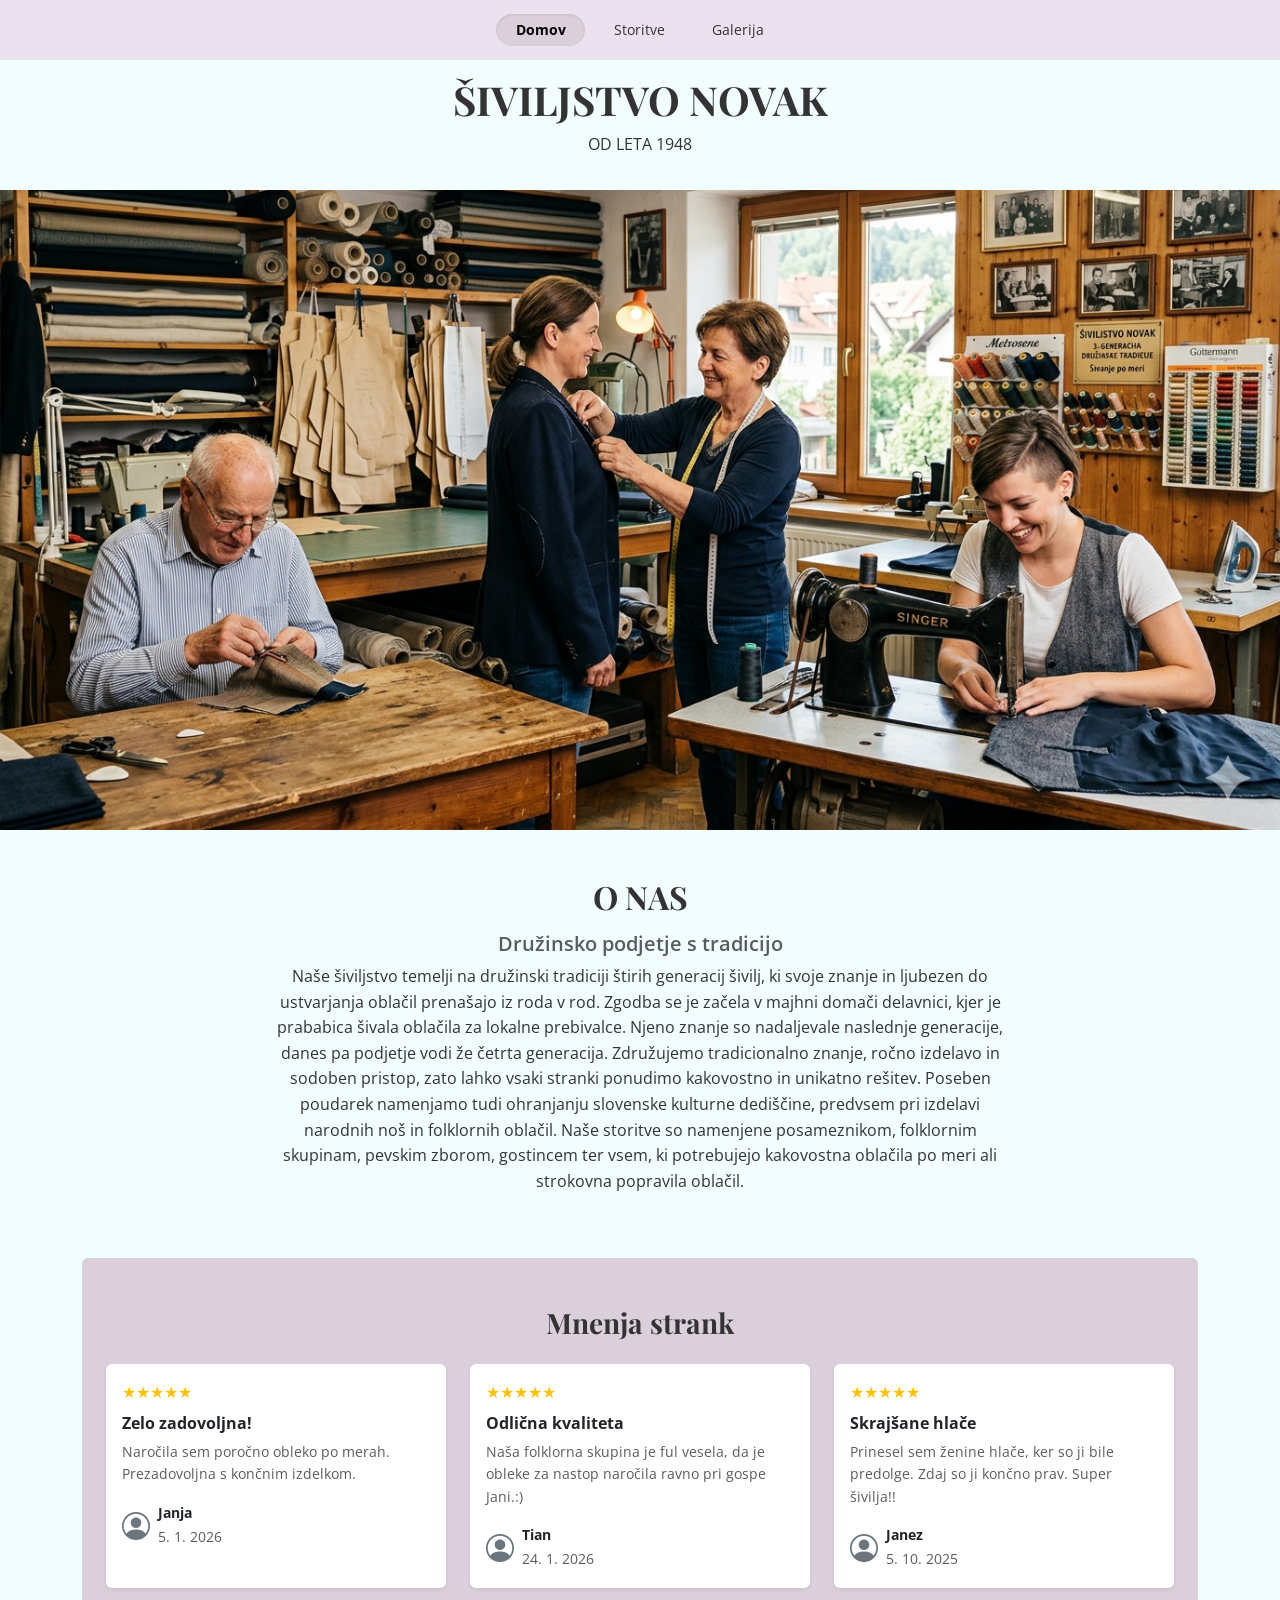
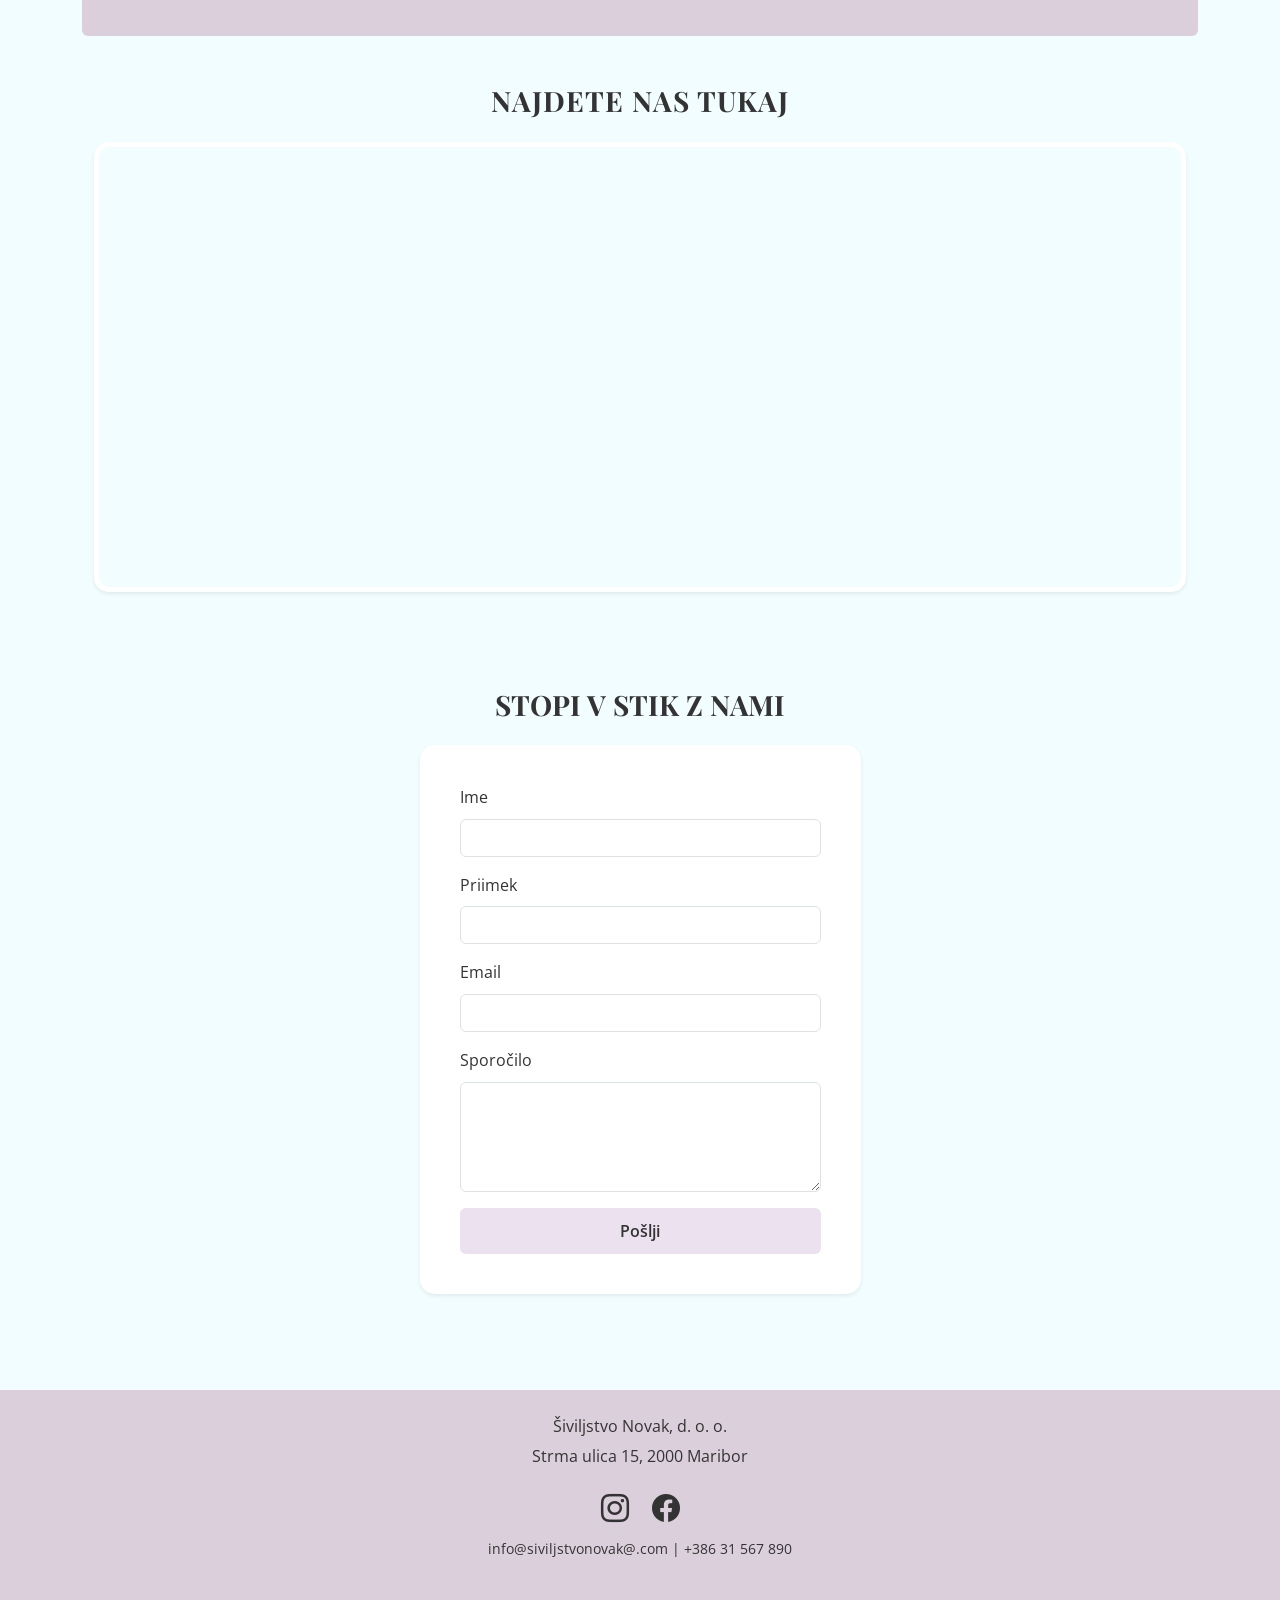
<file: projekt/data/www/index.html>
<!DOCTYPE html>
<html lang="sl">
<head>
    <meta charset="UTF-8">
    <meta name="viewport" content="width=device-width, initial-scale=1.0">
    <title>Šiviljstvo Novak</title>
    <link href="https://cdn.jsdelivr.net/npm/bootstrap@5.3.0/dist/css/bootstrap.min.css" rel="stylesheet">
    <link rel="stylesheet" href="css/style.css">
    <link rel="stylesheet" href="https://cdn.jsdelivr.net/npm/bootstrap-icons@1.11.0/font/bootstrap-icons.css">
    <link rel="preconnect" href="https://fonts.googleapis.com">
<link rel="preconnect" href="https://fonts.gstatic.com" crossorigin>
<link href="https://fonts.googleapis.com/css2?family=Open+Sans:ital,wght@0,400;0,600;1,400&family=Playfair+Display:ital,wght@0,400..900;1,400..900&display=swap" rel="stylesheet">
</head>
<body>

    <nav class="navbar navbar-expand-lg sticky-top">
        <div class="container">
            <button class="navbar-toggler" type="button" data-bs-toggle="collapse" data-bs-target="#navbarNav">
                <span class="navbar-toggler-icon"></span>
            </button>
            <div class="collapse navbar-collapse justify-content-center" id="navbarNav">
                <ul class="navbar-nav">
                    <li class="nav-item">
                         <a class="nav-link active" href="index.html">Domov</a>
                    </li>
                    <li class="nav-item">
                        <a class="nav-link" href="storitve.html">Storitve</a>
                    </li>
                    <li class="nav-item">
                        <a class="nav-link" href="galerija.html">Galerija</a>
                    </li>
                </ul>
            </div>
        </div>
    </nav>

   <header class="hero-section text-center">

     <div class="container py-3">
        <h1 class="h1">ŠIVILJSTVO NOVAK</h1>
        <p>OD LETA 1948</p>
    </div>
    <img src="siviljstvo.png" class="img-fluid w-100" alt="Šiviljska delavnica">

   
</header>
    <main class="container my-5">
        <section class="text-center mb-5">
            <h2 class="mb-3">O NAS</h2>
            <h5 class="text-muted">Družinsko podjetje s tradicijo</h5>
            <div class="row justify-content-center">
                <div class="col-md-8">
                    <p>Naše šiviljstvo temelji na družinski tradiciji štirih generacij šivilj, ki svoje znanje in ljubezen do ustvarjanja oblačil prenašajo iz roda v rod. Zgodba se je začela v majhni domači delavnici, kjer je prababica šivala oblačila za lokalne prebivalce. Njeno znanje so nadaljevale naslednje generacije, danes pa podjetje vodi že četrta generacija.
Združujemo tradicionalno znanje, ročno izdelavo in sodoben pristop, zato lahko vsaki stranki ponudimo kakovostno in unikatno rešitev. Poseben poudarek namenjamo tudi ohranjanju slovenske kulturne dediščine, predvsem pri izdelavi narodnih noš in folklornih oblačil.
Naše storitve so namenjene posameznikom, folklornim skupinam, pevskim zborom, gostincem ter vsem, ki potrebujejo kakovostna oblačila po meri ali strokovna popravila oblačil.</p>
                </div>
            </div>
        </section>

        <section class="testimonials py-5 px-4 rounded">
    <h3 class="text-center mb-4">Mnenja strank</h3>
    <div class="row g-4">
        
        <div class="col-md-4">
            <div class="card h-100 border-0 shadow-sm">
                <div class="card-body">
                    <div class="text-warning mb-2">★★★★★</div>
                    <h6 class="card-title fw-bold">Zelo zadovoljna!</h6>
                    <p class="card-text small text-muted">Naročila sem poročno obleko po merah. Prezadovoljna s končnim izdelkom.</p>
                    <div class="d-flex align-items-center mt-3">
                        <i class="bi bi-person-circle fs-3 me-2"></i>
                        <div>
                            <small class="d-block fw-bold">Janja</small>
                            <small class="text-muted">5. 1. 2026</small>
                        </div>
                    </div>
                </div>
            </div>
        </div>

        <div class="col-md-4">
            <div class="card h-100 border-0 shadow-sm">
                <div class="card-body">
                    <div class="text-warning mb-2">★★★★★</div>
                    <h6 class="card-title fw-bold">Odlična kvaliteta</h6>
                    <p class="card-text small text-muted">Naša folklorna skupina je ful vesela, da je obleke za nastop naročila ravno pri gospe Jani.:)</p>
                    <div class="d-flex align-items-center mt-3">
                        <i class="bi bi-person-circle fs-3 me-2"></i>
                        <div>
                            <small class="d-block fw-bold">Tian</small>
                            <small class="text-muted">24. 1. 2026</small>
                        </div>
                    </div>
                </div>
            </div>
        </div>

        <div class="col-md-4">
            <div class="card h-100 border-0 shadow-sm">
                <div class="card-body">
                    <div class="text-warning mb-2">★★★★★</div>
                    <h6 class="card-title fw-bold">Skrajšane hlače</h6>
                    <p class="card-text small text-muted">Prinesel sem ženine hlače, ker so ji bile predolge. Zdaj so ji končno prav. Super šivilja!!</p>
                    <div class="d-flex align-items-center mt-3">
                        <i class="bi bi-person-circle fs-3 me-2"></i>
                        <div>
                            <small class="d-block fw-bold">Janez</small>
                            <small class="text-muted">5. 10. 2025</small>
                        </div>
                    </div>
                </div>
            </div>
        </div>

    </div>
</section>

        <section class="map-section py-5">
    <div class="container text-center">
        <h3 class="mb-4">NAJDETE NAS TUKAJ</h3>
        <div class="map-responsive shadow-sm">
            <iframe 
                src="https://www.google.com/maps/embed?pb=!1m18!1m12!1m3!1d2744.026462768528!2d15.6384503!3d46.5471412!2m3!1f0!2f0!3f0!3m2!1i1024!2i768!4f13.1!3m3!1m2!1s0x476f777641d40c0f%3A0xc3317f225725f16e!2sStrma%20ulica%2015%2C%202000%20Maribor!5e0!3m2!1ssl!2ssi!4v1714900000000!5m2!1ssl!2ssi" 
                width="100%" 
                height="450" 
                style="border:0;" 
                allowfullscreen="" 
                loading="lazy" 
                referrerpolicy="no-referrer-when-downgrade">
            </iframe>
        </div>
    </div>
</section>

        <section class="contact-section py-5">
    <div class="container">
        <h3 class="text-center mb-4">STOPI V STIK Z NAMI</h3>
        <div class="row justify-content-center">
            <!-- Tu določiš širino: col-lg-5 pomeni manj kot pol zaslona -->
            <div class="col-12 col-md-8 col-lg-5">
                <form class="shadow-sm">
                    <div class="mb-3">
                        <label class="form-label">Ime</label>
                        <input type="text" class="form-control">
                    </div>
                    <div class="mb-3">
                        <label class="form-label">Priimek</label>
                        <input type="text" class="form-control">
                    </div>
                    <div class="mb-3">
                        <label class="form-label">Email</label>
                        <input type="email" class="form-control">
                    </div>
                    <div class="mb-3">
                        <label class="form-label">Sporočilo</label>
                        <textarea class="form-control" rows="4"></textarea>
                    </div>
                    <button type="submit" class="btn btn-primary w-100">Pošlji</button>
                </form>
            </div>
        </div>
    </div>
</section>
    </main>

    <footer class="footer py-4">
        <div class="container text-center">
            <p class="mb-1">Šiviljstvo Novak, d. o. o.</p>
            <p>Strma ulica 15, 2000 Maribor</p>
            <div class="fs-3 mb-2">
                <i class="bi bi-instagram me-3"></i>
                <i class="bi bi-facebook"></i>
            </div>
            <p class="small">info@siviljstvonovak@.com | +386 31 567 890</p>
        </div>
    </footer>


</body>
</html>
</file>
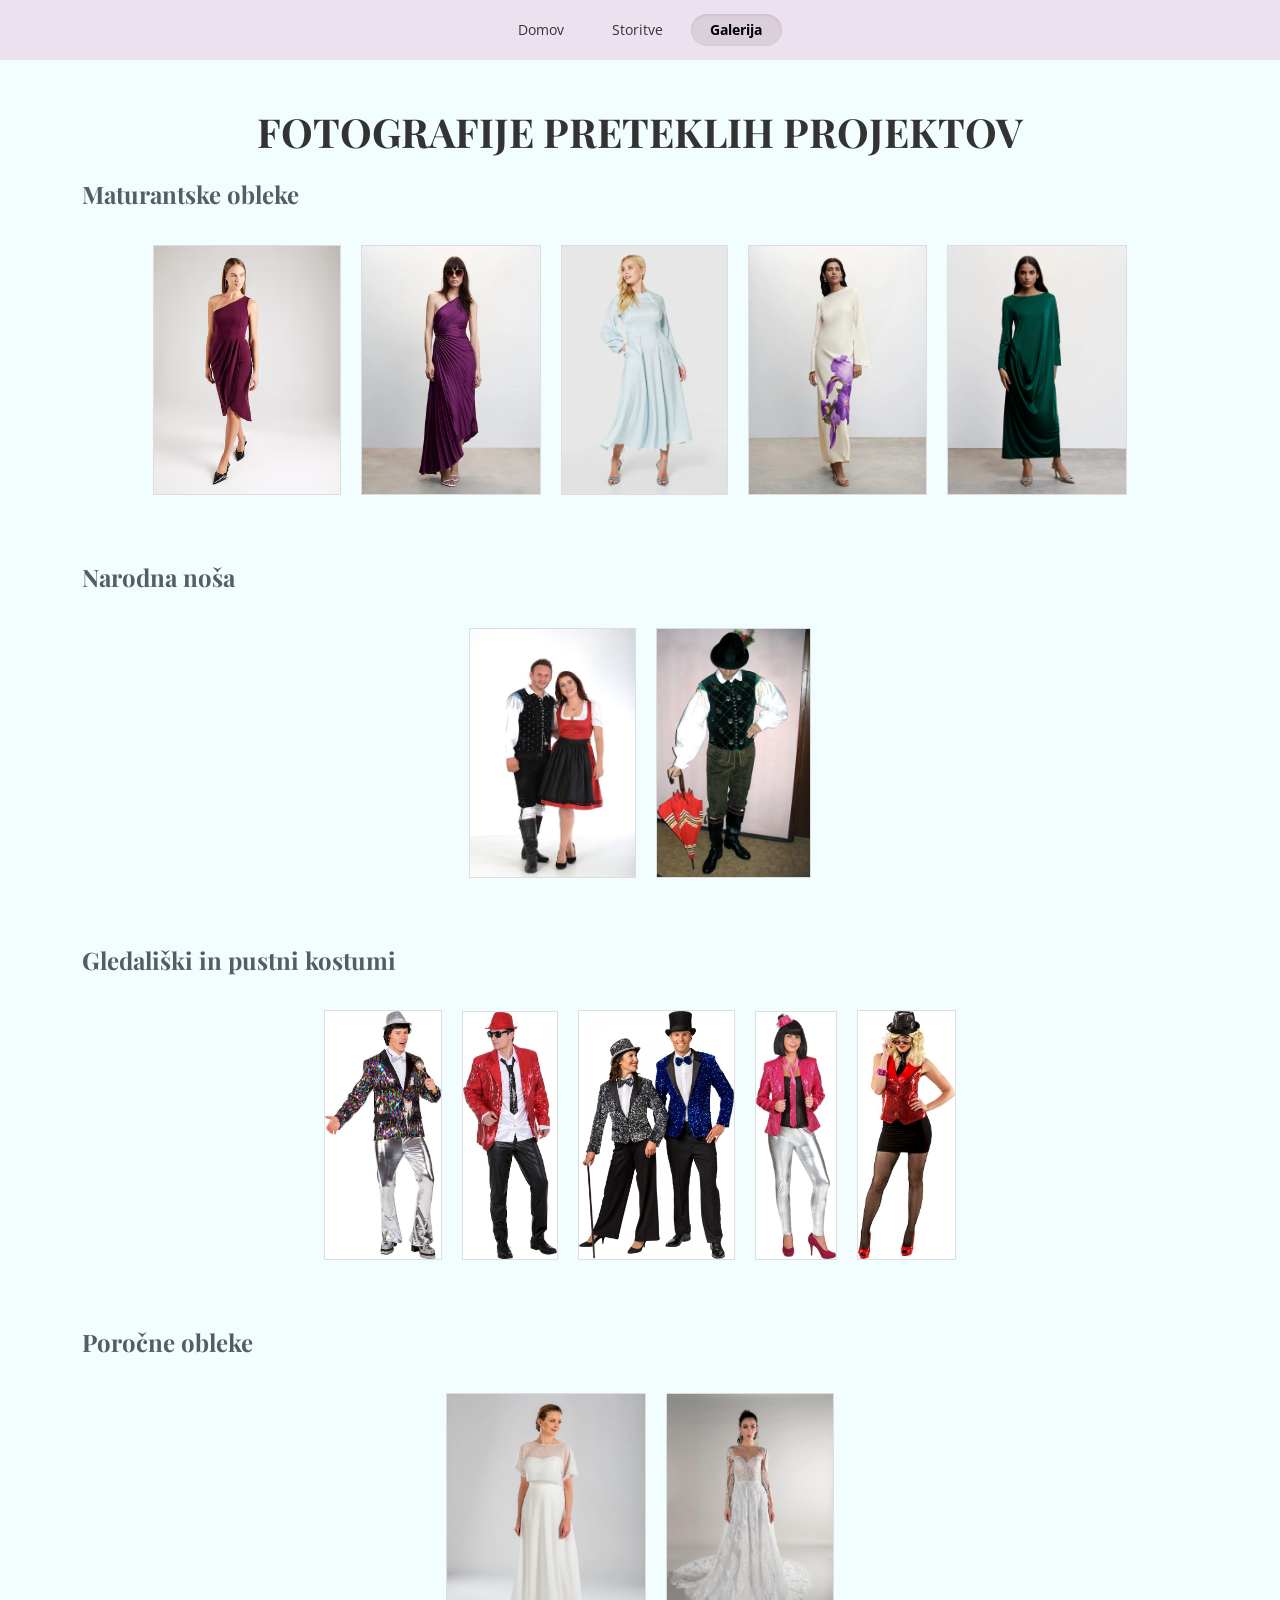
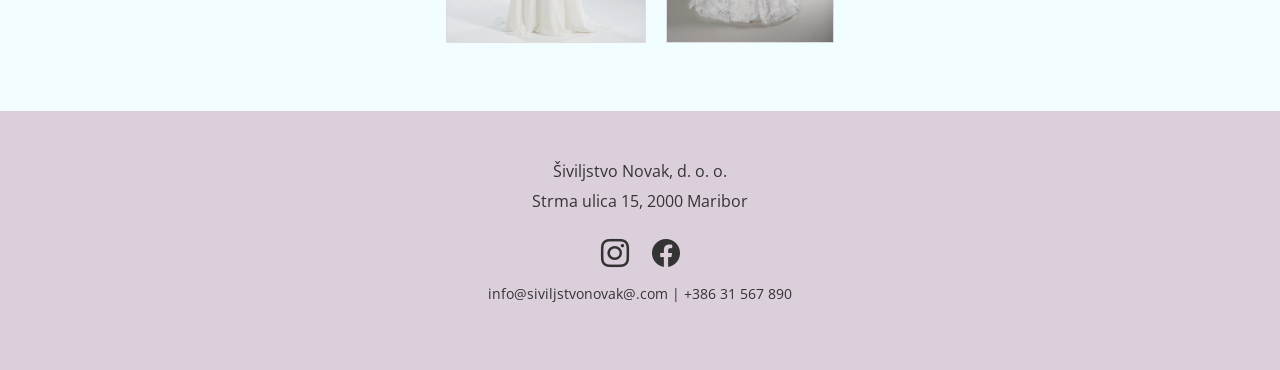
<file: projekt/data/www/galerija.html>
<!DOCTYPE html>
<html lang="sl">
<head>
    <meta charset="UTF-8">
    <meta name="viewport" content="width=device-width, initial-scale=1.0">
    <title>Galerija</title>
    <link href="https://cdn.jsdelivr.net/npm/bootstrap@5.3.0/dist/css/bootstrap.min.css" rel="stylesheet">
    <link rel="stylesheet" href="css/style.css">
    <link rel="stylesheet" href="https://cdn.jsdelivr.net/npm/bootstrap-icons@1.11.0/font/bootstrap-icons.css">
    <link rel="preconnect" href="https://fonts.googleapis.com">
    <link rel="preconnect" href="https://fonts.gstatic.com" crossorigin>
    <link href="https://fonts.googleapis.com/css2?family=Open+Sans:ital,wght@0,400;0,600;1,400&family=Playfair+Display:ital,wght@0,400..900;1,400..900&display=swap" rel="stylesheet">
   
</head>
<body>

    <nav class="navbar navbar-expand-lg sticky-top">
        <div class="container">
            <button class="navbar-toggler" type="button" data-bs-toggle="collapse" data-bs-target="#navbarNav">
                <span class="navbar-toggler-icon"></span>
            </button>
            <div class="collapse navbar-collapse justify-content-center" id="navbarNav">
                <ul class="navbar-nav">
                    <li class="nav-item"><a class="nav-link" href="index.html">Domov</a></li>
                    <li class="nav-item"><a class="nav-link" href="storitve.html">Storitve</a></li>
                    <li class="nav-item"><a class="nav-link active" href="galerija.html">Galerija</a></li>
                </ul>
            </div>
        </div>
    </nav>
    
        </nav>
    
    <div class="container my-5">
        <h1 class="mb-4 text-center">FOTOGRAFIJE PRETEKLIH PROJEKTOV</h1>

        <section class="gallery-section">
            <h2 class="text-muted h4 mb-3">Maturantske obleke</h2>
            <div class="image-row">
                <img src="maturantska1.jpg" alt="Obleka 1">
                <img src="maturantska2.jpg" alt="Obleka 2">
                <img src="maturantska3.jpg" alt="Obleka 3">
                <img src="maturantska4.jpg" alt="Obleka 4">
                <img src="maturantska5.jpg" alt="Obleka 5">
            </div>

            <h2 class="text-muted h4 mt-5 mb-3">Narodna noša</h2>
            <div class="image-row">
                <img src="narodna1.jpg" alt="Narodna noša 1">
                <img src="narodna2.jpg" alt="Narodna noša 2">
            </div>

            <h2 class="text-muted h4 mt-5 mb-3">Gledališki in pustni kostumi</h2>
            <div class="image-row">
                <img src="pust1.jpg" class="kostum-slika" alt="Kostum 1">
                <img src="pust2.jpg" class="kostum-slika" alt="Kostum 2">
                <img src="pust3.jpg" class="kostum-slika" alt="Kostum 3">
                <img src="pust4.jpg" class="kostum-slika" alt="Kostum 4">
                <img src="pust5.jpg" class="kostum-slika" alt="Kostum 5">
            </div>

            <h2 class="text-muted h4 mt-5 mb-3">Poročne obleke</h2>
            <div class="image-row">
                <img src="porocna1.jpg" alt="Poročna obleka 1">
                <img src="porocna2.jpg" alt="Poročna obleka 2">
            </div>
        </section>
    </div>

    <footer class="footer py-4">

<footer class="footer py-4">
        <div class="container text-center">
            <p class="mb-1">Šiviljstvo Novak, d. o. o.</p>
            <p>Strma ulica 15, 2000 Maribor</p>
            <div class="fs-3 mb-2">
                <i class="bi bi-instagram me-3"></i>
                <i class="bi bi-facebook"></i>
            </div>
            <p class="small">info@siviljstvonovak@.com | +386 31 567 890</p>
        </div>
    </footer>


</body>
</html>
</file>
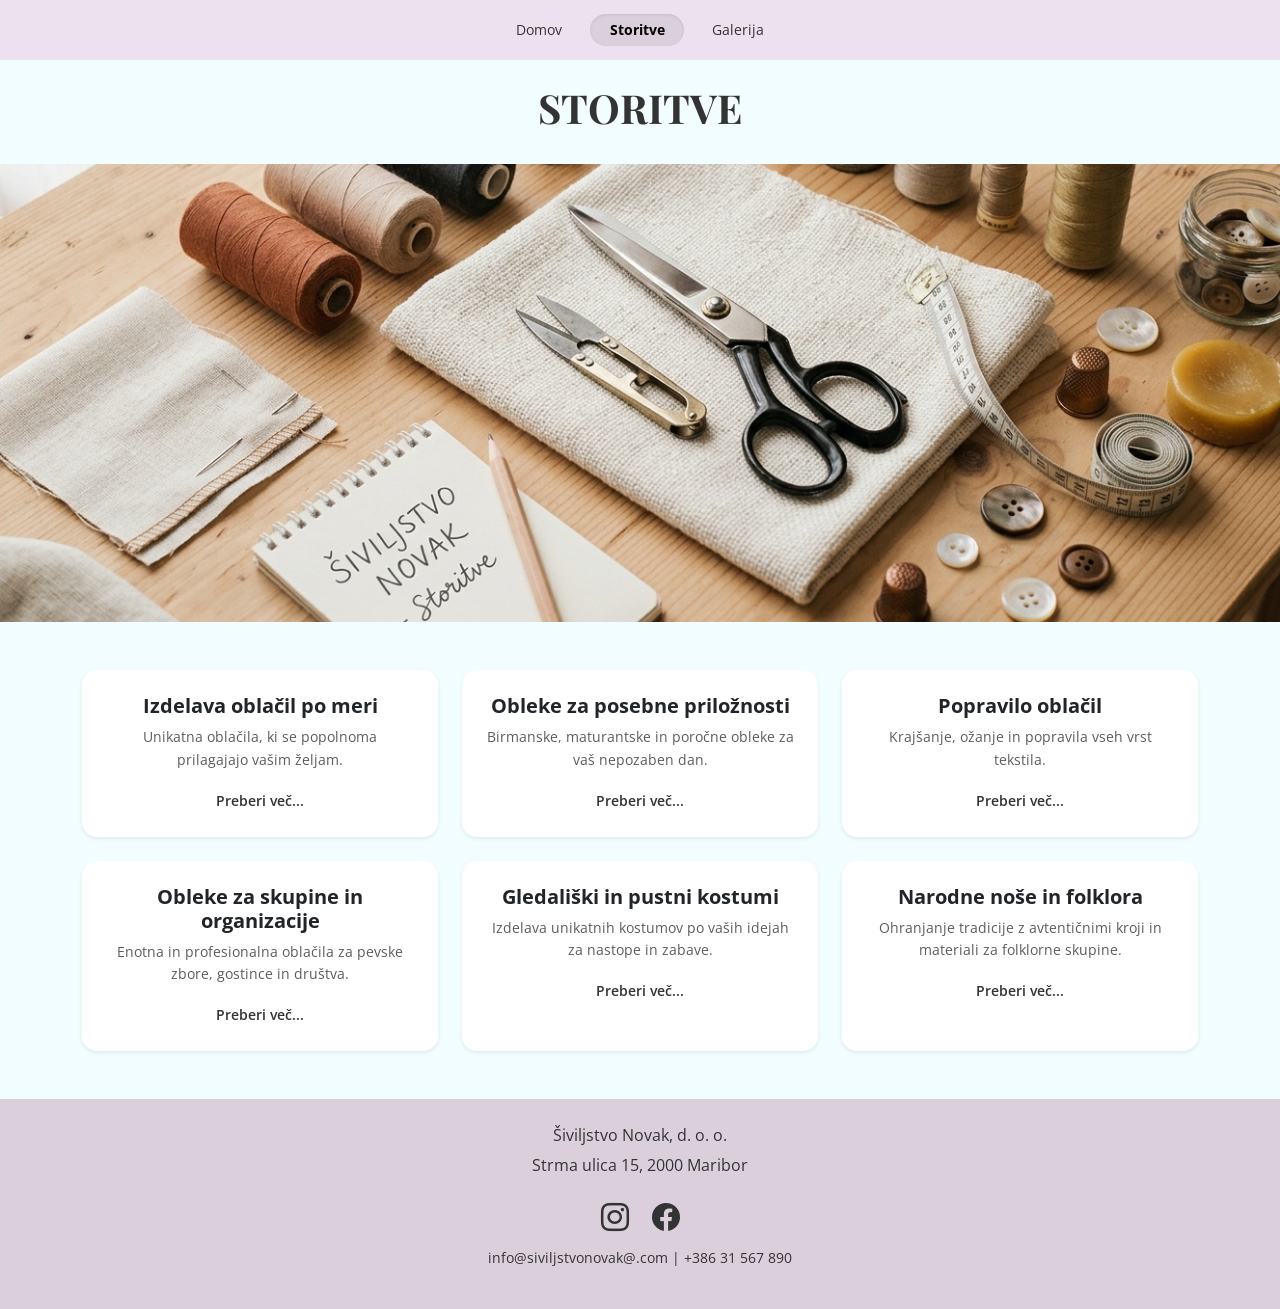
<file: projekt/data/www/storitve.html>
<!DOCTYPE html>
<html lang="sl">
<head>
    <meta charset="UTF-8">
    <meta name="viewport" content="width=device-width, initial-scale=1.0">
    <title>Šiviljstvo Novak</title>
    <link href="https://cdn.jsdelivr.net/npm/bootstrap@5.3.0/dist/css/bootstrap.min.css" rel="stylesheet">
    <link rel="stylesheet" href="css/style.css">
    <link rel="stylesheet" href="https://cdn.jsdelivr.net/npm/bootstrap-icons@1.11.0/font/bootstrap-icons.css">
    <link rel="preconnect" href="https://fonts.googleapis.com">
<link rel="preconnect" href="https://fonts.gstatic.com" crossorigin>
<link href="https://fonts.googleapis.com/css2?family=Open+Sans:ital,wght@0,400;0,600;1,400&family=Playfair+Display:ital,wght@0,400..900;1,400..900&display=swap" rel="stylesheet">
</head>
<body>

    <nav class="navbar navbar-expand-lg sticky-top">
        <div class="container">
            <button class="navbar-toggler" type="button" data-bs-toggle="collapse" data-bs-target="#navbarNav">
                <span class="navbar-toggler-icon"></span>
            </button>
            <div class="collapse navbar-collapse justify-content-center" id="navbarNav">
               <ul class="navbar-nav">
                <li class="nav-item">
                    <a class="nav-link" href="index.html">Domov</a>
                 </li>
                <li class="nav-item">
                    <a class="nav-link active" href="storitve.html">Storitve</a>
                </li>
                <li class="nav-item">
                    <a class="nav-link" href="galerija.html">Galerija</a>
                </li>
                </ul>
            </div>
        </div>
    </nav>


    <header class="hero-section text-center">

     <div class="container py-4">
        <h1 class="h1">STORITVE</h1>
    </div>
    <img src="storitve.png" class="img-fluid w-100" alt="Šiviljska oprema">
   

<main class="container my-5">

    <div class="row g-4 justify-content-center">
        <!-- Kartica 1: Izdelava oblačil -->
        <div class="col-md-4">
            <div class="card service-card h-100 shadow-sm border-0" data-bs-toggle="modal" data-bs-target="#modalOblačila">
                <div class="card-body text-center p-4">
                    <h5 class="card-title fw-bold">Izdelava oblačil po meri</h5>
                    <p class="card-text text-muted small">Unikatna oblačila, ki se popolnoma prilagajajo vašim željam.</p>
                    <span class="btn btn-link p-0 text-decoration-none">Preberi več...</span>
                </div>
            </div>
        </div>

        <!-- Kartica 2: Posebne priložnosti -->
        <div class="col-md-4">
            <div class="card service-card h-100 shadow-sm border-0" data-bs-toggle="modal" data-bs-target="#modalPriložnosti">
                <div class="card-body text-center p-4">
                    <h5 class="card-title fw-bold">Obleke za posebne priložnosti</h5>
                    <p class="card-text text-muted small">Birmanske, maturantske in poročne obleke za vaš nepozaben dan.</p>
                    <span class="btn btn-link p-0 text-decoration-none">Preberi več...</span>
                </div>
            </div>
        </div>

        <!-- Kartica 3: Popravila -->
        <div class="col-md-4">
            <div class="card service-card h-100 shadow-sm border-0" data-bs-toggle="modal" data-bs-target="#modalPopravila">
                <div class="card-body text-center p-4">
                    <h5 class="card-title fw-bold">Popravilo oblačil</h5>
                    <p class="card-text text-muted small">Krajšanje, ožanje in popravila vseh vrst tekstila.</p>
                    <span class="btn btn-link p-0 text-decoration-none">Preberi več...</span>
                </div>
            </div>
        </div>
    

    <!-- Kartica 4: Skupine in organizacije -->
<div class="col-md-4">
    <div class="card service-card h-100 shadow-sm border-0" data-bs-toggle="modal" data-bs-target="#modalSkupine">
        <div class="card-body text-center p-4">
            <h5 class="card-title fw-bold">Obleke za skupine in organizacije</h5>
            <p class="card-text text-muted small">Enotna in profesionalna oblačila za pevske zbore, gostince in društva.</p>
            <span class="btn btn-link p-0 text-decoration-none">Preberi več...</span>
        </div>
    </div>
</div>

<!-- Kartica 5: Gledališče in pust -->
<div class="col-md-4">
    <div class="card service-card h-100 shadow-sm border-0" data-bs-toggle="modal" data-bs-target="#modalGledalisce">
        <div class="card-body text-center p-4">
            <h5 class="card-title fw-bold">Gledališki in pustni kostumi</h5>
            <p class="card-text text-muted small">Izdelava unikatnih kostumov po vaših idejah za nastope in zabave.</p>
            <span class="btn btn-link p-0 text-decoration-none">Preberi več...</span>
        </div>
    </div>
</div>

<!-- Kartica 6: Narodne noše -->
<div class="col-md-4">
    <div class="card service-card h-100 shadow-sm border-0" data-bs-toggle="modal" data-bs-target="#modalNose">
        <div class="card-body text-center p-4">
            <h5 class="card-title fw-bold">Narodne noše in folklora</h5>
            <p class="card-text text-muted small">Ohranjanje tradicije z avtentičnimi kroji in materiali za folklorne skupine.</p>
            <span class="btn btn-link p-0 text-decoration-none">Preberi več...</span>
        </div>
    </div>
</div>
</div>

    <!-- MODALNA OKNA (Pojavna okna) -->

    <!-- Modal 1: Izdelava oblačil -->
    <div class="modal fade" id="modalOblačila" tabindex="-1" aria-hidden="true">
        <div class="modal-dialog modal-dialog-centered">
            <div class="modal-content border-0 shadow-lg">
                <div class="modal-header border-0">
                    <h5 class="modal-title fw-bold">Izdelava oblačil po meri</h5>
                    <button type="button" class="btn-close" data-bs-dismiss="modal" aria-label="Close"></button>
                </div>
                <div class="modal-body">
                    <p>Pri nas verjamemo, da mora biti oblačilo udobno, kakovostno in prilagojeno posamezniku. Izdelujemo unikatna oblačila po vašem okusu.</p>
                    <h6 class="fw-bold mt-4">Primer cenika:</h6>
                    <ul class="list-unstyled">
                        <li>• Izdelava krila po meri – od 40 €</li>
                        <li>• Izdelava hlač po meri – od 60 €</li>
                        <li>• Izdelava obleke po meri – od 80 €</li>
                    </ul>
                    <p class="small text-muted fst-italic">Cene se lahko razlikujejo glede na material in zahtevnost.</p>
                </div>
            </div>
        </div>
    </div>

    <!-- Modal 2: Posebne priložnosti -->
    <div class="modal fade" id="modalPriložnosti" tabindex="-1" aria-hidden="true">
        <div class="modal-dialog modal-dialog-centered">
            <div class="modal-content border-0 shadow-lg">
                <div class="modal-header border-0">
                    <h5 class="modal-title fw-bold">Obleke za posebne priložnosti</h5>
                    <button type="button" class="btn-close" data-bs-dismiss="modal" aria-label="Close"></button>
                </div>
                <div class="modal-body">
                    <p>Izdelujemo obleke za: birmo, valeto, maturantske plese in poroke. Skupaj izberemo kroj in barvo, ki vam najbolje pristaja.</p>
                    <h6 class="fw-bold mt-4">Primer cenika:</h6>
                    <ul class="list-unstyled">
                        <li>• Svečana obleka – od 90 €</li>
                        <li>• Maturantska obleka – od 120 €</li>
                        <li>• Poročna obleka – po dogovoru</li>
                    </ul>
                </div>
            </div>
        </div>
    </div>

    <!-- Modal 3: Popravila -->
    <div class="modal fade" id="modalPopravila" tabindex="-1" aria-hidden="true">
        <div class="modal-dialog modal-dialog-centered">
            <div class="modal-content border-0 shadow-lg">
                <div class="modal-header border-0">
                    <h5 class="modal-title fw-bold">Popravilo oblačil</h5>
                    <button type="button" class="btn-close" data-bs-dismiss="modal" aria-label="Close"></button>
                </div>
                <div class="modal-body">
                    <p>Najpogostejša popravila vključujejo krajšanje hlač, menjavo zadrg, krpanje in menjavo podlog.</p>
                    <h6 class="fw-bold mt-4">Cenik:</h6>
                    <ul class="list-unstyled">
                        <li>• Krajšanje hlač – od 8 €</li>
                        <li>• Menjava zadrge – od 12 €</li>
                        <li>• Krajšanje zaves – od 10 €</li>
                    </ul>
                </div>
            </div>
        </div>
    </div>

<!-- Modal 4: Skupine -->
<div class="modal fade" id="modalSkupine" tabindex="-1" aria-hidden="true">
    <div class="modal-dialog modal-dialog-centered">
        <div class="modal-content border-0 shadow-lg">
            <div class="modal-header border-0">
                <h5 class="modal-title fw-bold">Obleke za skupine in organizacije</h5>
                <button type="button" class="btn-close" data-bs-dismiss="modal"></button>
            </div>
            <div class="modal-body">
                <p>Izdelujemo enotna oblačila, ki dajejo profesionalen videz. Poskrbimo, da so oblačila praktična in vizualno usklajena.</p>
                <h6 class="fw-bold mt-3">Izdelujemo:</h6>
                <ul class="small">
                    <li>Obleke za pevske zbore</li>
                    <li>Delovna oblačila za gostince</li>
                    <li>Druga enotna oblačila za skupine</li>
                </ul>
                <h6 class="fw-bold mt-3">Cenik:</h6>
                <ul class="list-unstyled small">
                    <li>• Zborovska obleka – od 70 €</li>
                    <li>• Telovnik za gostince – od 50 €</li>
                    <li>• Komplet po meri – po dogovoru</li>
                </ul>
                <p class="small text-muted mt-2">Pri večjih naročilih je možen popust.</p>
            </div>
        </div>
    </div>
</div>

<!-- Modal 5: Gledališče -->
<div class="modal fade" id="modalGledalisce" tabindex="-1" aria-hidden="true">
    <div class="modal-dialog modal-dialog-centered">
        <div class="modal-content border-0 shadow-lg">
            <div class="modal-header border-0">
                <h5 class="modal-title fw-bold">Gledališki in pustni kostumi</h5>
                <button type="button" class="btn-close" data-bs-dismiss="modal"></button>
            </div>
            <div class="modal-body">
                <p>Kostume lahko izdelamo po vaših idejah, skicah ali glede na temo dogodka. Poskrbimo za udobje in vizualno privlačnost.</p>
                <h6 class="fw-bold mt-3">Primeri cen:</h6>
                <ul class="list-unstyled small">
                    <li>• Enostaven kostum – od 50 €</li>
                    <li>• Gledališki kostum – od 80 €</li>
                    <li>• Kostum po posebnem naročilu – po dogovoru</li>
                </ul>
            </div>
        </div>
    </div>
</div>

<!-- Modal 6: Narodne noše -->
<div class="modal fade" id="modalNose" tabindex="-1" aria-hidden="true">
    <div class="modal-dialog modal-dialog-centered">
        <div class="modal-content border-0 shadow-lg">
            <div class="modal-header border-0">
                <h5 class="modal-title fw-bold">Narodne noše in folklorna oblačila</h5>
                <button type="button" class="btn-close" data-bs-dismiss="modal"></button>
            </div>
            <div class="modal-body">
                <p>Posebno pozornost namenjamo ohranjanju slovenske kulturne dediščine. Izdelujemo avtentične narodne noše po tradicionalnih krojih.</p>
                <h6 class="fw-bold mt-3">Cenik:</h6>
                <ul class="list-unstyled small">
                    <li>• Posamezni del noše – od 80 €</li>
                    <li>• Komplet folklorne noše – po dogovoru</li>
                </ul>
                <p class="small text-muted mt-2">Cena se določi glede na zahtevnost in materiale.</p>
            </div>
        </div>
    </div>
</div>

    <script src="https://cdn.jsdelivr.net/npm/bootstrap@5.3.0/dist/js/bootstrap.bundle.min.js"></script>
</main>

 <footer class="footer py-4">
        <div class="container text-center">
            <p class="mb-1">Šiviljstvo Novak, d. o. o.</p>
            <p>Strma ulica 15, 2000 Maribor</p>
            <div class="fs-3 mb-2">
                <i class="bi bi-instagram me-3"></i>
                <i class="bi bi-facebook"></i>
            </div>
            <p class="small">info@siviljstvonovak@.com | +386 31 567 890</p>
        </div>
    </footer>
</file>
